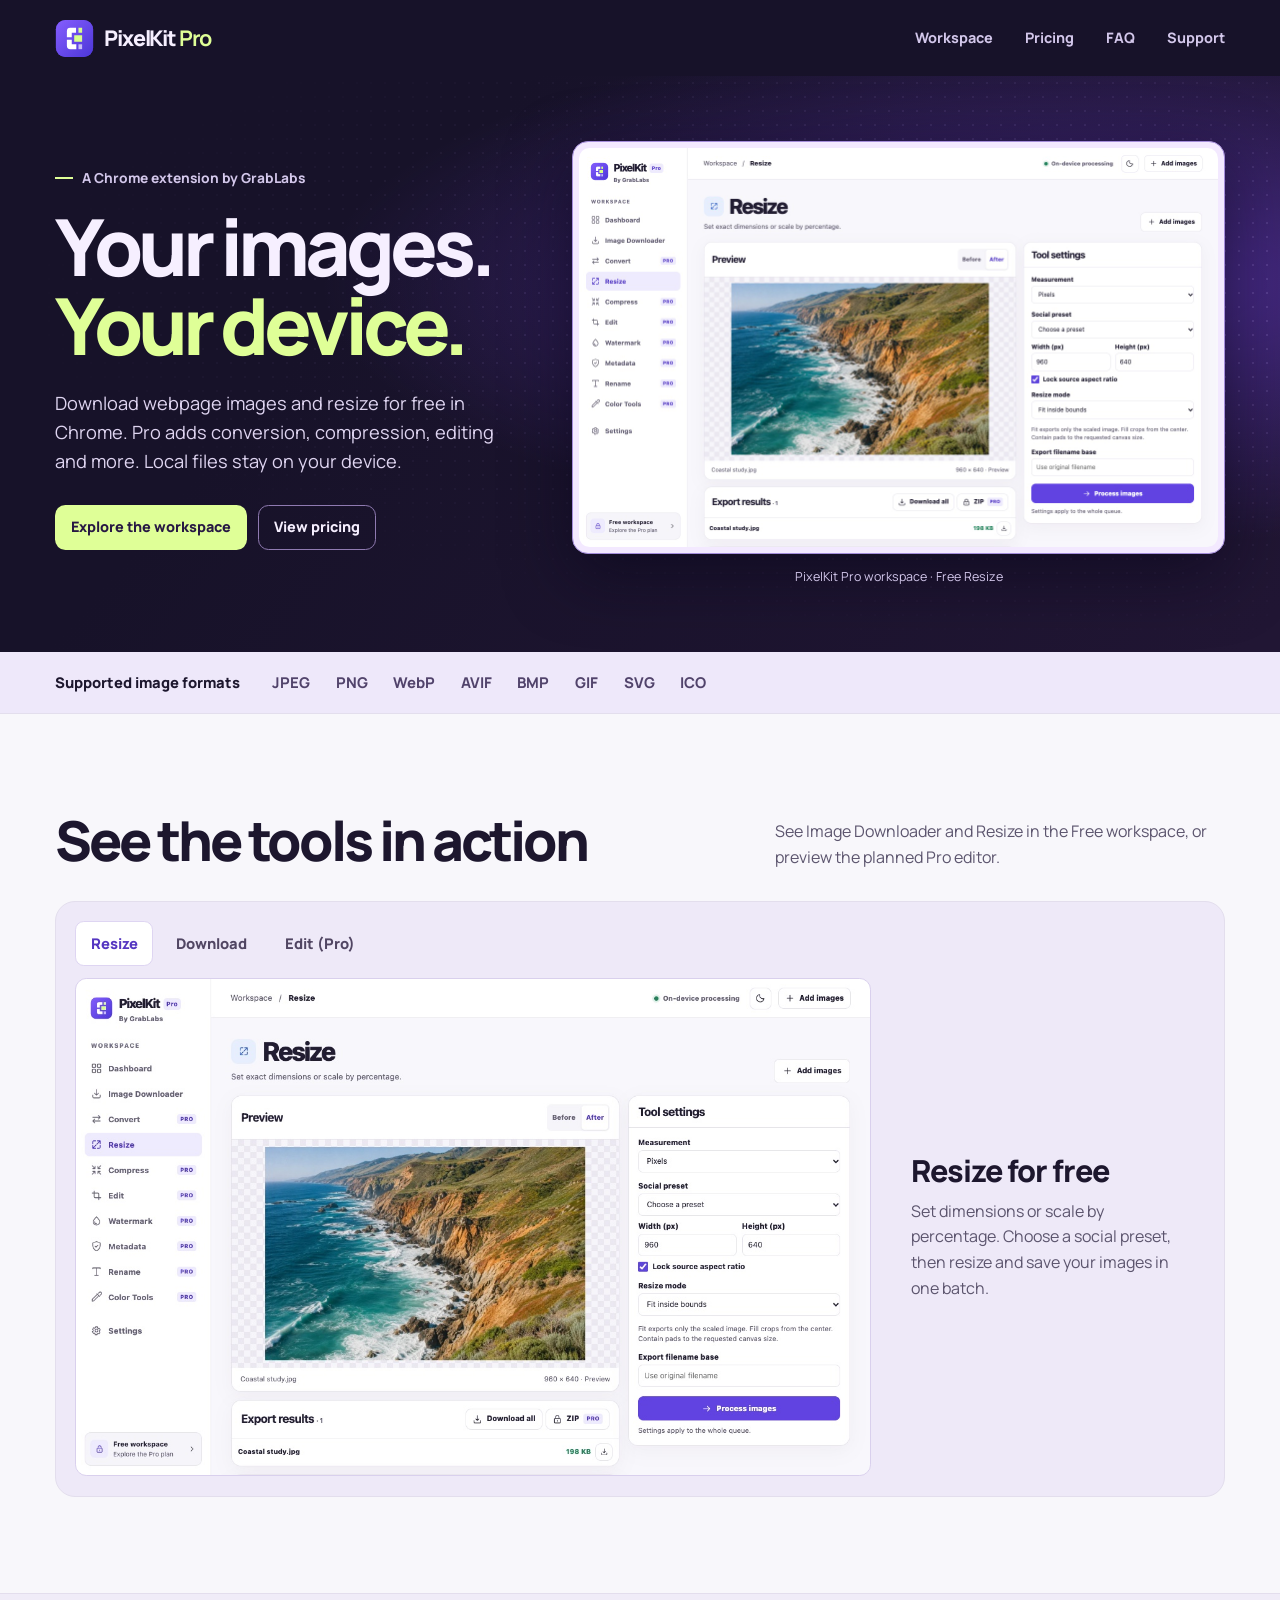
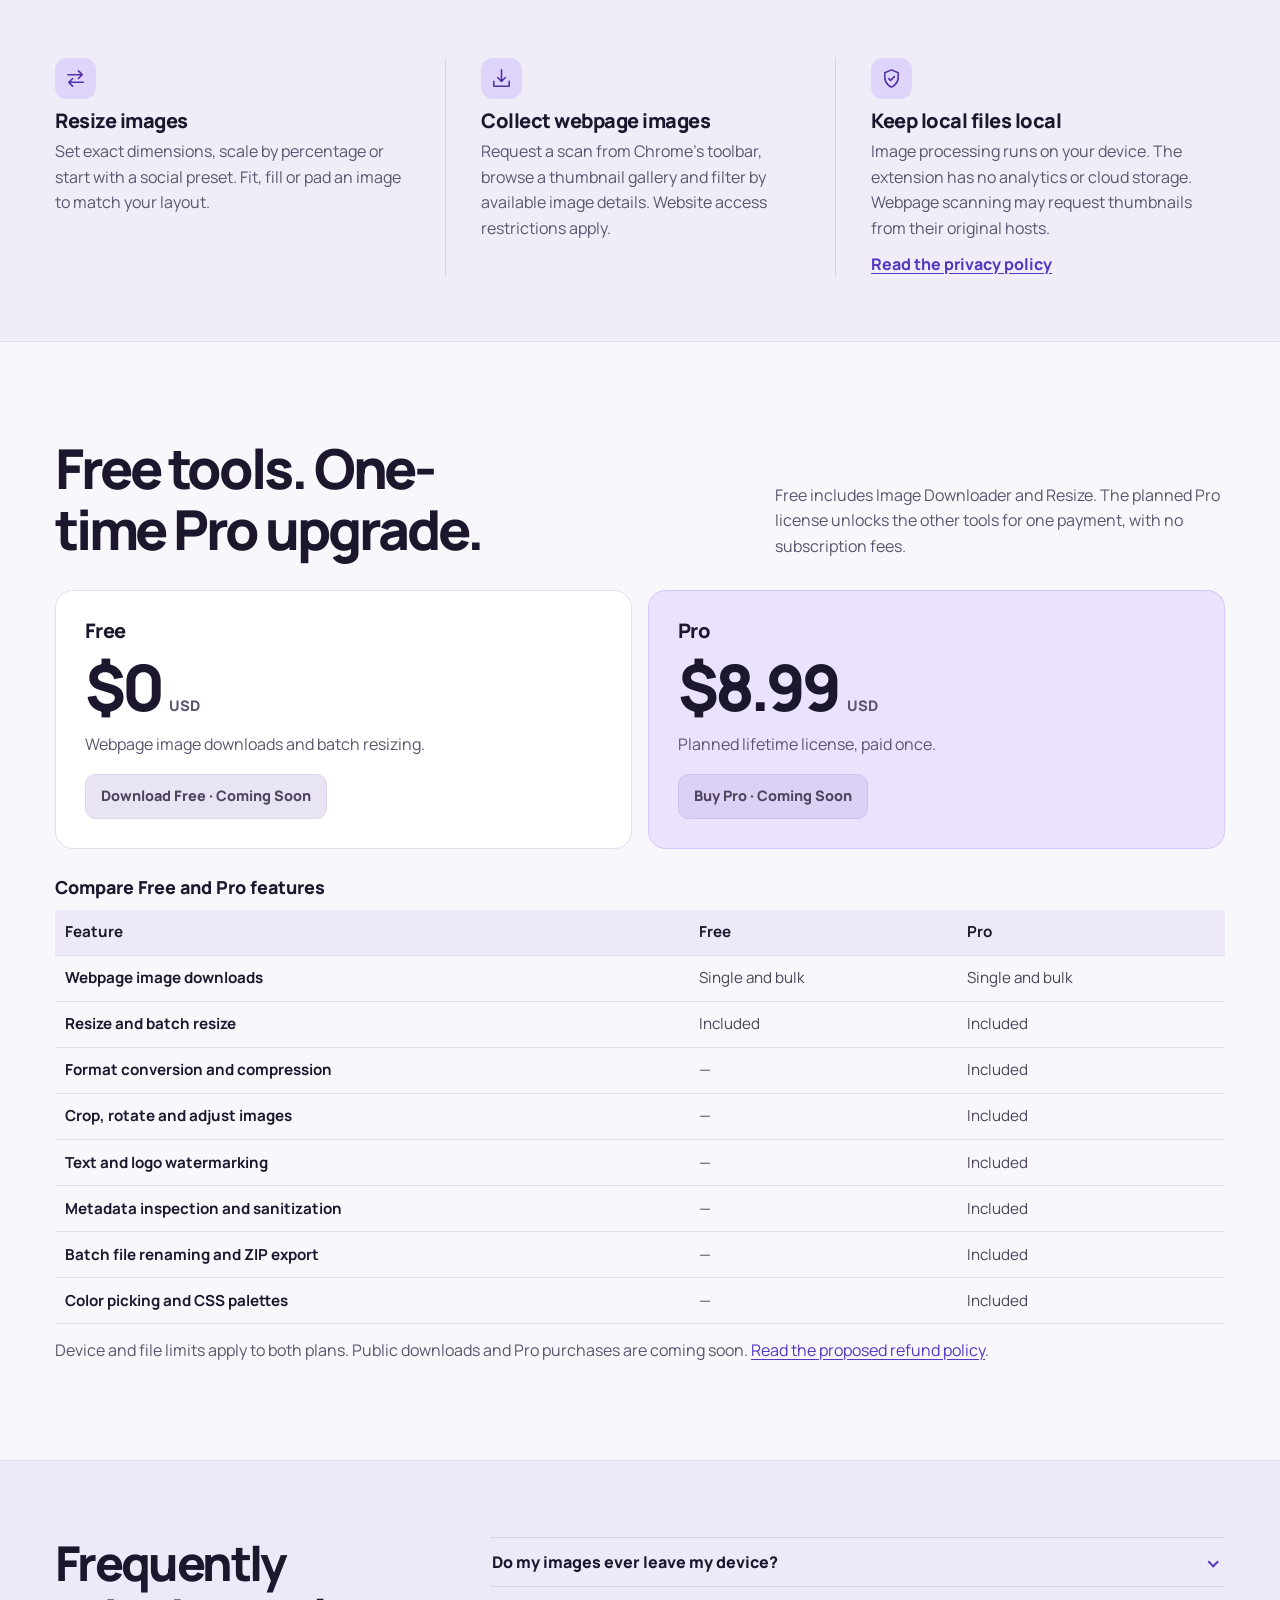
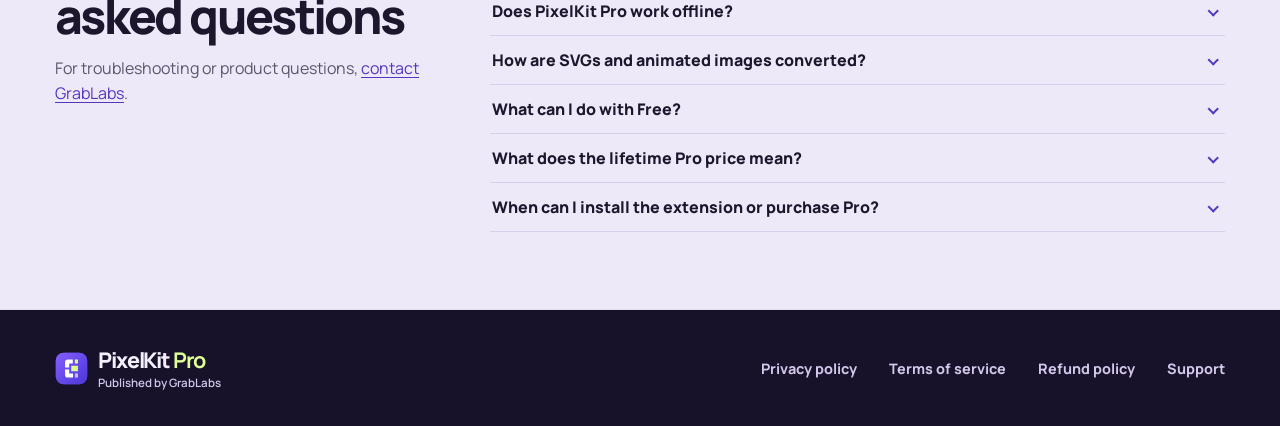
<file: index.html>
<!doctype html>
<html lang="en">
<head>
  <meta charset="utf-8">
  <meta name="viewport" content="width=device-width,initial-scale=1">
  <title>PixelKit Pro | Private image tools for Chrome</title>
  <meta name="description" content="Download webpage images and resize on your device for free. Unlock more image tools with the planned $8.99 lifetime upgrade from GrabLabs.">
  <meta name="author" content="GrabLabs">
  <meta name="theme-color" content="#171229">
  <link rel="canonical" href="https://grab-labs.github.io/pixelkit-website/">
  <meta property="og:site_name" content="PixelKit Pro by GrabLabs">
  <meta property="og:type" content="website">
  <meta property="og:title" content="PixelKit Pro | Private image tools for Chrome">
  <meta property="og:description" content="An image workspace for Chrome that processes your files on your device.">
  <meta property="og:url" content="https://grab-labs.github.io/pixelkit-website/">
  <meta property="og:image" content="https://grab-labs.github.io/pixelkit-website/assets/social-preview.jpg">
  <meta property="og:image:alt" content="PixelKit Pro resizing a coastal photograph in its Chrome workspace">
  <meta name="twitter:card" content="summary_large_image">
  <link rel="icon" type="image/png" sizes="32x32" href="assets/icon32.png">
  <link rel="preload" href="assets/manrope.woff2" as="font" type="font/woff2" crossorigin>
  <link rel="stylesheet" href="styles.css">
  <script src="site.js" defer></script>
</head>
<body>
  <a href="#main" class="skip-link">Skip to content</a>
  <header class="hero-header">
    <div class="wrap masthead">
      <a class="wordmark" href="./" aria-label="PixelKit Pro home"><img src="assets/brand.svg" width="39" height="39" alt=""><span>PixelKit <strong>Pro</strong></span></a>
      <nav aria-label="Main"><a href="#workspace">Workspace</a><a href="#pricing">Pricing</a><a href="#faq">FAQ</a><a href="support.html">Support</a></nav>
    </div>
  </header>
  <main id="main">
    <section class="hero" aria-labelledby="hero-title">
      <div class="wrap hero-layout">
        <div class="hero-copy">
          <p class="eyebrow"><span></span> A Chrome extension by GrabLabs</p>
          <h1 id="hero-title">Your images.<br><em>Your device.</em></h1>
          <p>Download webpage images and resize for free in Chrome. Pro adds conversion, compression, editing and more. Local files stay on your device.</p>
          <div class="actions"><a class="button primary" href="#workspace">Explore the workspace</a><a class="button dark-outline" href="#pricing">View pricing</a></div>
        </div>
        <figure class="hero-figure">
          <div class="hero-frame"><img src="assets/resize.jpg" width="1280" height="800" alt="PixelKit Pro showing a coastal photo resized to 960 by 640 pixels, with preview and download controls." fetchpriority="high"></div>
          <figcaption>PixelKit Pro workspace · Free Resize</figcaption>
        </figure>
      </div>
    </section>
    <section class="format-bar" aria-label="Supported formats">
      <div class="wrap"><span>Supported image formats</span><ul><li>JPEG</li><li>PNG</li><li>WebP</li><li>AVIF</li><li>BMP</li><li>GIF</li><li>SVG</li><li>ICO</li></ul></div>
    </section>
    <section class="wrap section workspace" id="workspace" aria-labelledby="workspace-title">
      <div class="section-intro"><h2 id="workspace-title">See the tools in action</h2><p>See Image Downloader and Resize in the Free workspace, or preview the planned Pro editor.</p></div>
      <div class="demo">
        <div class="demo-buttons" aria-label="Workspace screenshots">
          <button type="button" id="resize-tab" data-demo="resize-demo">Resize</button>
          <button type="button" id="download-tab" data-demo="download-demo">Download</button>
          <button type="button" id="edit-tab" data-demo="edit-demo">Edit (Pro)</button>
        </div>
        <figure class="demo-panel" id="resize-demo">
          <img src="assets/resize.jpg" width="1280" height="800" loading="lazy" decoding="async" alt="Free Resize workspace showing pixel dimensions, aspect ratio controls and the resized export.">
          <figcaption><strong>Resize for free</strong><span>Set dimensions or scale by percentage. Choose a social preset, then resize and save your images in one batch.</span></figcaption>
        </figure>
        <figure class="demo-panel" id="download-demo">
          <img src="assets/downloader.jpg" width="1280" height="800" loading="lazy" decoding="async" alt="Free Image Downloader showing a webpage gallery, image filters and multiple selected images.">
          <figcaption><strong>Download for free</strong><span>Scan a webpage, filter the gallery and save selected images as individual files. Save one or many in the same operation.</span></figcaption>
        </figure>
        <figure class="demo-panel" id="edit-demo">
          <img src="assets/editor.jpg" width="1280" height="800" loading="lazy" decoding="async" alt="Pro editor preview showing draggable crop handles and adjustment sliders.">
          <figcaption><strong>Edit with Pro</strong><span>Preview the planned Pro editor. Drag crop handles, rotate or flip, and adjust brightness, contrast and saturation.</span></figcaption>
        </figure>
      </div>
    </section>
    <section class="feature-band" aria-label="Image workflow">
      <div class="wrap feature-layout">
        <article><div class="feature-symbol" aria-hidden="true"><svg viewBox="0 0 24 24"><path d="M4 8h15m-4-4 4 4-4 4M20 16H5m4-4-4 4 4 4"/></svg></div><h3>Resize images</h3><p>Set exact dimensions, scale by percentage or start with a social preset. Fit, fill or pad an image to match your layout.</p></article>
        <article><div class="feature-symbol" aria-hidden="true"><svg viewBox="0 0 24 24"><path d="M12 3v12m-4-4 4 4 4-4M4 15v5h16v-5"/></svg></div><h3>Collect webpage images</h3><p>Request a scan from Chrome’s toolbar, browse a thumbnail gallery and filter by available image details. Website access restrictions apply.</p></article>
        <article><div class="feature-symbol" aria-hidden="true"><svg viewBox="0 0 24 24"><path d="M12 21s7-3 7-10V6l-7-3-7 3v5c0 7 7 10 7 10Z"/><path d="m9 12 2 2 4-4"/></svg></div><h3>Keep local files local</h3><p>Image processing runs on your device. The extension has no analytics or cloud storage. Webpage scanning may request thumbnails from their original hosts.</p><a href="privacy-policy.html">Read the privacy policy</a></article>
      </div>
    </section>
    <section class="wrap section pricing" id="pricing" aria-labelledby="pricing-title">
      <div class="section-intro"><h2 id="pricing-title">Free tools. One-time Pro upgrade.</h2><p>Free includes Image Downloader and Resize. The planned Pro license unlocks the other tools for one payment, with no subscription fees.</p></div>
      <div class="price-grid">
        <article class="price-card">
          <h3>Free</h3><p class="price">$0 <span>USD</span></p><p>Webpage image downloads and batch resizing.</p>
          <button class="button unavailable" type="button" disabled>Download Free · Coming Soon</button>
        </article>
        <article class="price-card pro-card">
          <h3>Pro</h3><p class="price">$8.99 <span>USD</span></p><p>Planned lifetime license, paid once.</p>
          <button class="button unavailable" type="button" disabled>Buy Pro · Coming Soon</button>
        </article>
      </div>
      <div class="comparison">
        <table>
          <caption>Compare Free and Pro features</caption>
          <thead><tr><th scope="col">Feature</th><th scope="col">Free</th><th scope="col">Pro</th></tr></thead>
          <tbody>
            <tr><th scope="row">Webpage image downloads</th><td>Single and bulk</td><td>Single and bulk</td></tr>
            <tr><th scope="row">Resize and batch resize</th><td>Included</td><td>Included</td></tr>
            <tr><th scope="row">Format conversion and compression</th><td>—</td><td>Included</td></tr>
            <tr><th scope="row">Crop, rotate and adjust images</th><td>—</td><td>Included</td></tr>
            <tr><th scope="row">Text and logo watermarking</th><td>—</td><td>Included</td></tr>
            <tr><th scope="row">Metadata inspection and sanitization</th><td>—</td><td>Included</td></tr>
            <tr><th scope="row">Batch file renaming and ZIP export</th><td>—</td><td>Included</td></tr>
            <tr><th scope="row">Color picking and CSS palettes</th><td>—</td><td>Included</td></tr>
          </tbody>
        </table>
        <p>Device and file limits apply to both plans. Public downloads and Pro purchases are coming soon. <a href="refund-policy.html">Read the proposed refund policy</a>.</p>
      </div>
    </section>
    <section class="faq-band" id="faq" aria-labelledby="faq-title">
      <div class="wrap faq-layout">
        <div><h2 id="faq-title">Frequently asked questions</h2><p>For troubleshooting or product questions, <a href="support.html">contact GrabLabs</a>.</p></div>
        <div class="accordion">
          <details><summary>Do my images ever leave my device?</summary><p>PixelKit Pro processes local files in Chrome without uploading them. If you scan a webpage, Chrome may request thumbnails and selected images from their original hosts. <a href="privacy-policy.html">See the full privacy policy</a>.</p></details>
          <details><summary>Does PixelKit Pro work offline?</summary><p>Resize and the local Pro tools work offline after installation. Scanning and downloading webpage imagery can require access to the page and its image hosts.</p></details>
          <details><summary>How are SVGs and animated images converted?</summary><p>SVG output embeds a raster image. Conversion of animated images exports one still frame. JPEG and BMP are exported with a white background where the source was transparent.</p></details>
          <details><summary>What can I do with Free?</summary><p>Download webpage images individually or in bulk, and resize local images one at a time or in batches. ZIP export and the other image tools require Pro.</p></details>
          <details><summary>What does the lifetime Pro price mean?</summary><p>The planned price is $8.99 USD paid once for a lifetime Pro license, with no recurring subscription fee. Purchase and activation details will be provided when Pro is available.</p></details>
          <details><summary>When can I install the extension or purchase Pro?</summary><p>Both are marked Coming Soon. GrabLabs will add the Chrome Web Store and purchase links when they are available.</p></details>
        </div>
      </div>
    </section>
  </main>
  <footer class="footer"><div class="wrap footer-layout">
    <a class="wordmark" href="./" aria-label="PixelKit Pro home"><img src="assets/brand.svg" width="33" height="33" alt=""><span>PixelKit <strong>Pro</strong><small>Published by GrabLabs</small></span></a>
    <nav aria-label="Footer"><a href="privacy-policy.html">Privacy policy</a><a href="terms.html">Terms of service</a><a href="refund-policy.html">Refund policy</a><a href="support.html">Support</a></nav>
  </div></footer>
</body>
</html>
</file>
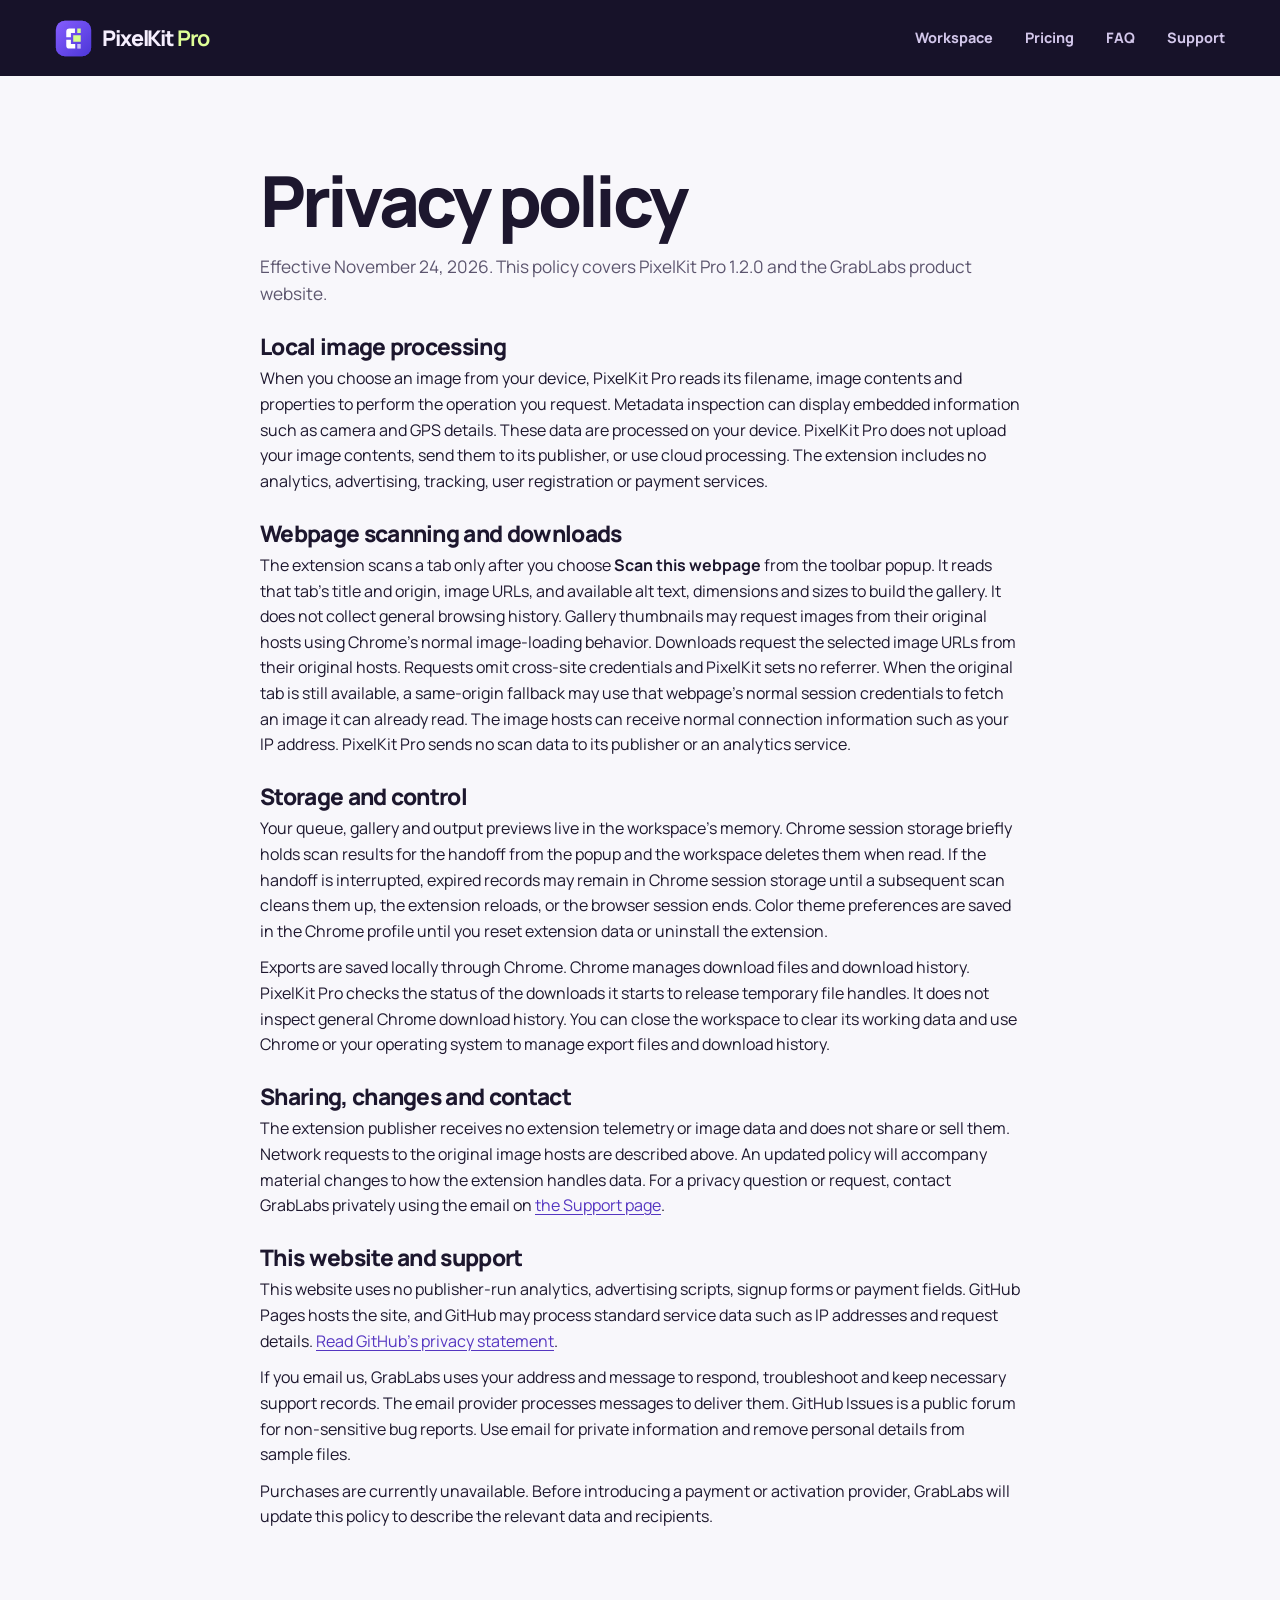
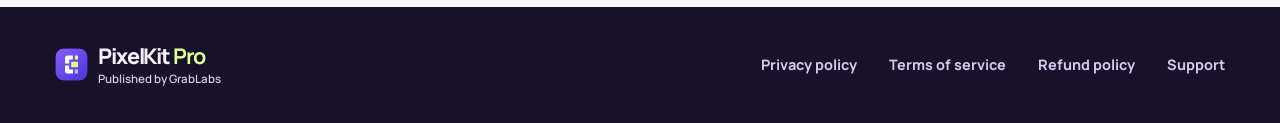
<file: privacy-policy.html>
<!doctype html>
<html lang="en">
<head>
  <meta charset="utf-8">
  <meta name="viewport" content="width=device-width,initial-scale=1">
  <title>Privacy policy | PixelKit Pro</title>
  <meta name="description" content="How GrabLabs handles local images, webpage downloads, site visits and product support.">
  <meta name="author" content="GrabLabs">
  <meta name="theme-color" content="#171229">
  <link rel="canonical" href="https://grab-labs.github.io/pixelkit-website/privacy-policy.html">
  <link rel="icon" type="image/png" sizes="32x32" href="assets/icon32.png">
  <link rel="stylesheet" href="styles.css">
</head>
<body>
  <a href="#main" class="skip-link">Skip to content</a>
  <header class="hero-header"><div class="wrap masthead">
    <a class="wordmark" href="./" aria-label="PixelKit Pro home"><img src="assets/brand.svg" width="37" height="37" alt=""><span>PixelKit <strong>Pro</strong></span></a>
    <nav aria-label="Main"><a href="./#workspace">Workspace</a><a href="./#pricing">Pricing</a><a href="./#faq">FAQ</a><a href="support.html">Support</a></nav>
  </div></header>
  <main id="main" class="doc">
    <h1>Privacy policy</h1>
    <p class="doc-lead">Effective November 24, 2026. This policy covers PixelKit Pro 1.2.0 and the GrabLabs product website.</p>
    <section><h2>Local image processing</h2><p>When you choose an image from your device, PixelKit Pro reads its filename, image contents and properties to perform the operation you request. Metadata inspection can display embedded information such as camera and GPS details. These data are processed on your device. PixelKit Pro does not upload your image contents, send them to its publisher, or use cloud processing. The extension includes no analytics, advertising, tracking, user registration or payment services.</p></section>
    <section><h2>Webpage scanning and downloads</h2><p>The extension scans a tab only after you choose <strong>Scan this webpage</strong> from the toolbar popup. It reads that tab’s title and origin, image URLs, and available alt text, dimensions and sizes to build the gallery. It does not collect general browsing history. Gallery thumbnails may request images from their original hosts using Chrome’s normal image-loading behavior. Downloads request the selected image URLs from their original hosts. Requests omit cross-site credentials and PixelKit sets no referrer. When the original tab is still available, a same-origin fallback may use that webpage’s normal session credentials to fetch an image it can already read. The image hosts can receive normal connection information such as your IP address. PixelKit Pro sends no scan data to its publisher or an analytics service.</p></section>
    <section><h2>Storage and control</h2><p>Your queue, gallery and output previews live in the workspace’s memory. Chrome session storage briefly holds scan results for the handoff from the popup and the workspace deletes them when read. If the handoff is interrupted, expired records may remain in Chrome session storage until a subsequent scan cleans them up, the extension reloads, or the browser session ends. Color theme preferences are saved in the Chrome profile until you reset extension data or uninstall the extension.</p><p>Exports are saved locally through Chrome. Chrome manages download files and download history. PixelKit Pro checks the status of the downloads it starts to release temporary file handles. It does not inspect general Chrome download history. You can close the workspace to clear its working data and use Chrome or your operating system to manage export files and download history.</p></section>
    <section><h2>Sharing, changes and contact</h2><p>The extension publisher receives no extension telemetry or image data and does not share or sell them. Network requests to the original image hosts are described above. An updated policy will accompany material changes to how the extension handles data. For a privacy question or request, contact GrabLabs privately using the email on <a href="support.html#contact">the Support page</a>.</p></section>
    <section><h2>This website and support</h2><p>This website uses no publisher-run analytics, advertising scripts, signup forms or payment fields. GitHub Pages hosts the site, and GitHub may process standard service data such as IP addresses and request details. <a href="https://docs.github.com/en/site-policy/privacy-policies/github-general-privacy-statement">Read GitHub’s privacy statement</a>.</p><p>If you email us, GrabLabs uses your address and message to respond, troubleshoot and keep necessary support records. The email provider processes messages to deliver them. GitHub Issues is a public forum for non-sensitive bug reports. Use email for private information and remove personal details from sample files.</p><p>Purchases are currently unavailable. Before introducing a payment or activation provider, GrabLabs will update this policy to describe the relevant data and recipients.</p></section>
  </main>
  <footer class="footer"><div class="wrap footer-layout">
    <a class="wordmark" href="./" aria-label="PixelKit Pro home"><img src="assets/brand.svg" width="33" height="33" alt=""><span>PixelKit <strong>Pro</strong><small>Published by GrabLabs</small></span></a>
    <nav aria-label="Footer"><a href="privacy-policy.html" aria-current="page">Privacy policy</a><a href="terms.html">Terms of service</a><a href="refund-policy.html">Refund policy</a><a href="support.html">Support</a></nav>
  </div></footer>
</body>
</html>
</file>
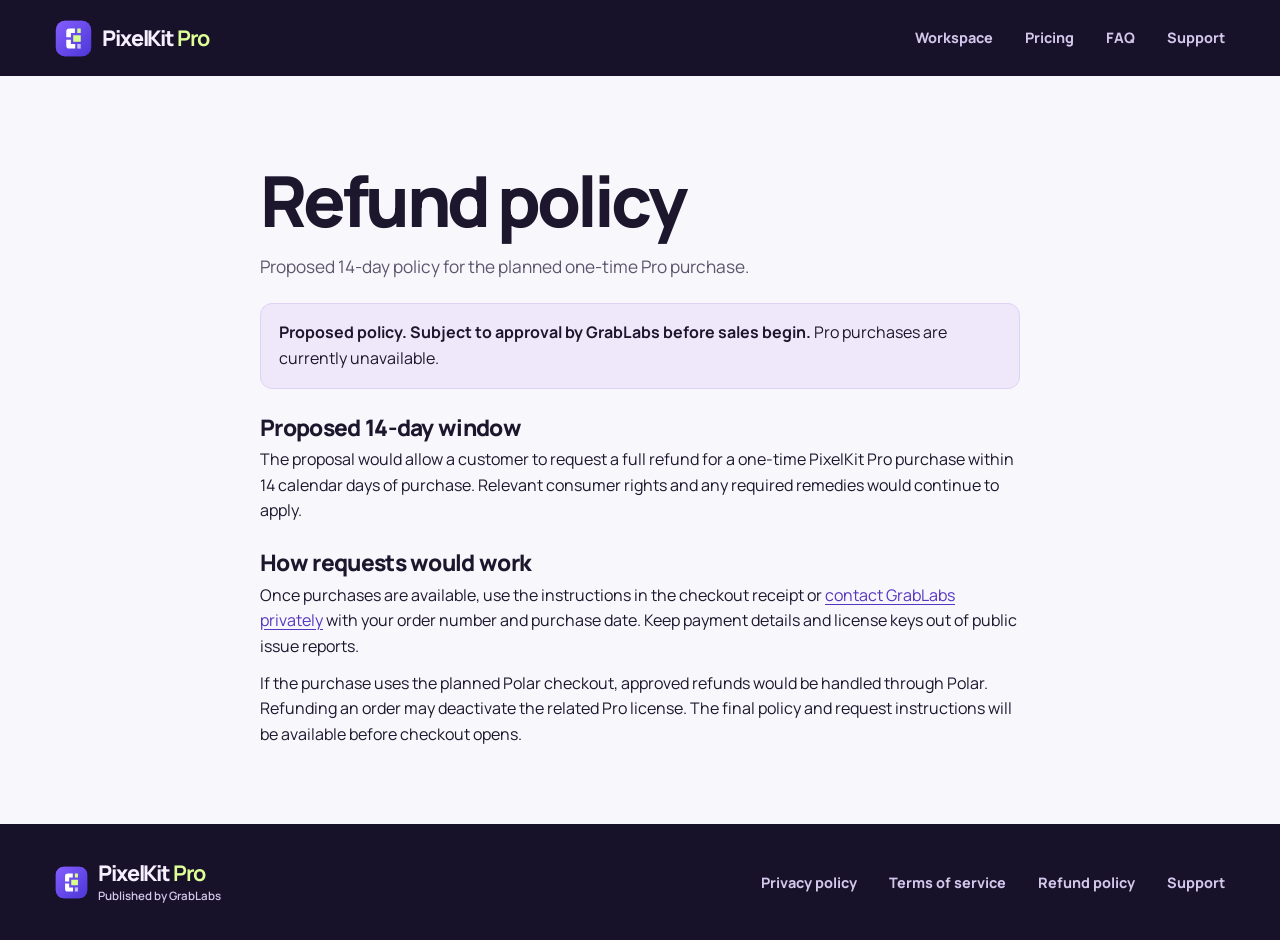
<file: refund-policy.html>
<!doctype html>
<html lang="en">
<head>
  <meta charset="utf-8">
  <meta name="viewport" content="width=device-width,initial-scale=1">
  <title>Refund policy | PixelKit Pro</title>
  <meta name="description" content="GrabLabs’ proposed 14-day PixelKit Pro refund policy and future request process.">
  <meta name="author" content="GrabLabs">
  <meta name="theme-color" content="#171229">
  <link rel="canonical" href="https://grab-labs.github.io/pixelkit-website/refund-policy.html">
  <link rel="icon" type="image/png" sizes="32x32" href="assets/icon32.png">
  <link rel="stylesheet" href="styles.css">
</head>
<body>
  <a href="#main" class="skip-link">Skip to content</a>
  <header class="hero-header"><div class="wrap masthead">
    <a class="wordmark" href="./" aria-label="PixelKit Pro home"><img src="assets/brand.svg" width="37" height="37" alt=""><span>PixelKit <strong>Pro</strong></span></a>
    <nav aria-label="Main"><a href="./#workspace">Workspace</a><a href="./#pricing">Pricing</a><a href="./#faq">FAQ</a><a href="support.html">Support</a></nav>
  </div></header>
  <main id="main" class="doc">
    <h1>Refund policy</h1>
    <p class="doc-lead">Proposed 14-day policy for the planned one-time Pro purchase.</p>
    <p class="callout"><strong>Proposed policy. Subject to approval by GrabLabs before sales begin.</strong> Pro purchases are currently unavailable.</p>
    <section><h2>Proposed 14-day window</h2><p>The proposal would allow a customer to request a full refund for a one-time PixelKit Pro purchase within 14 calendar days of purchase. Relevant consumer rights and any required remedies would continue to apply.</p></section>
    <section><h2>How requests would work</h2><p>Once purchases are available, use the instructions in the checkout receipt or <a href="support.html#contact">contact GrabLabs privately</a> with your order number and purchase date. Keep payment details and license keys out of public issue reports.</p><p>If the purchase uses the planned Polar checkout, approved refunds would be handled through Polar. Refunding an order may deactivate the related Pro license. The final policy and request instructions will be available before checkout opens.</p></section>
  </main>
  <footer class="footer"><div class="wrap footer-layout">
    <a class="wordmark" href="./" aria-label="PixelKit Pro home"><img src="assets/brand.svg" width="33" height="33" alt=""><span>PixelKit <strong>Pro</strong><small>Published by GrabLabs</small></span></a>
    <nav aria-label="Footer"><a href="privacy-policy.html">Privacy policy</a><a href="terms.html">Terms of service</a><a href="refund-policy.html" aria-current="page">Refund policy</a><a href="support.html">Support</a></nav>
  </div></footer>
</body>
</html>
</file>
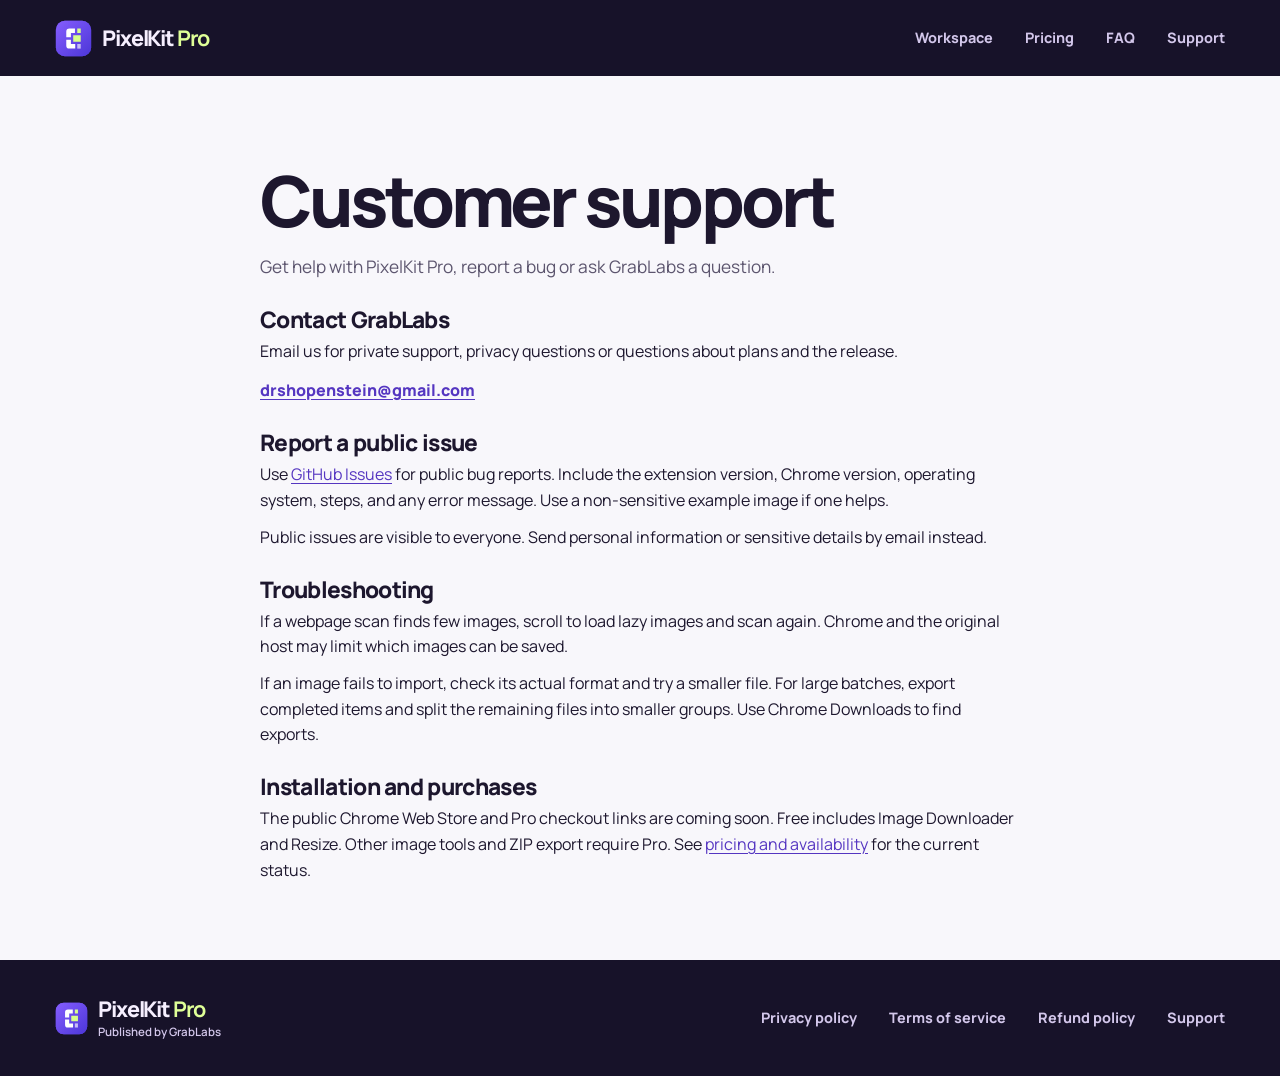
<file: support.html>
<!doctype html>
<html lang="en">
<head>
  <meta charset="utf-8">
  <meta name="viewport" content="width=device-width,initial-scale=1">
  <title>Customer support | PixelKit Pro</title>
  <meta name="description" content="Contact GrabLabs for PixelKit Pro support, privacy questions and troubleshooting.">
  <meta name="author" content="GrabLabs">
  <meta name="theme-color" content="#171229">
  <link rel="canonical" href="https://grab-labs.github.io/pixelkit-website/support.html">
  <link rel="icon" type="image/png" sizes="32x32" href="assets/icon32.png">
  <link rel="stylesheet" href="styles.css">
</head>
<body>
  <a href="#main" class="skip-link">Skip to content</a>
  <header class="hero-header"><div class="wrap masthead">
    <a class="wordmark" href="./" aria-label="PixelKit Pro home"><img src="assets/brand.svg" width="37" height="37" alt=""><span>PixelKit <strong>Pro</strong></span></a>
    <nav aria-label="Main"><a href="./#workspace">Workspace</a><a href="./#pricing">Pricing</a><a href="./#faq">FAQ</a><a href="support.html">Support</a></nav>
  </div></header>
  <main id="main" class="doc">
    <h1>Customer support</h1>
    <p class="doc-lead">Get help with PixelKit Pro, report a bug or ask GrabLabs a question.</p>
    <section id="contact"><h2>Contact GrabLabs</h2>
    <p>Email us for private support, privacy questions or questions about plans and the release.</p>
    <address class="contact-links"><a href="mailto:drshopenstein@gmail.com">drshopenstein@gmail.com</a></address>
    </section>
    <section><h2>Report a public issue</h2><p>Use <a href="https://github.com/Grab-Labs/pixelkit-website/issues">GitHub Issues</a> for public bug reports. Include the extension version, Chrome version, operating system, steps, and any error message. Use a non-sensitive example image if one helps.</p><p>Public issues are visible to everyone. Send personal information or sensitive details by email instead.</p></section>
    <section><h2>Troubleshooting</h2><p>If a webpage scan finds few images, scroll to load lazy images and scan again. Chrome and the original host may limit which images can be saved.</p><p>If an image fails to import, check its actual format and try a smaller file. For large batches, export completed items and split the remaining files into smaller groups. Use Chrome Downloads to find exports.</p></section>
    <section><h2>Installation and purchases</h2><p>The public Chrome Web Store and Pro checkout links are coming soon. Free includes Image Downloader and Resize. Other image tools and ZIP export require Pro. See <a href="./#pricing">pricing and availability</a> for the current status.</p></section>
  </main>
  <footer class="footer"><div class="wrap footer-layout">
    <a class="wordmark" href="./" aria-label="PixelKit Pro home"><img src="assets/brand.svg" width="33" height="33" alt=""><span>PixelKit <strong>Pro</strong><small>Published by GrabLabs</small></span></a>
    <nav aria-label="Footer"><a href="privacy-policy.html">Privacy policy</a><a href="terms.html">Terms of service</a><a href="refund-policy.html">Refund policy</a><a href="support.html" aria-current="page">Support</a></nav>
  </div></footer>
</body>
</html>
</file>
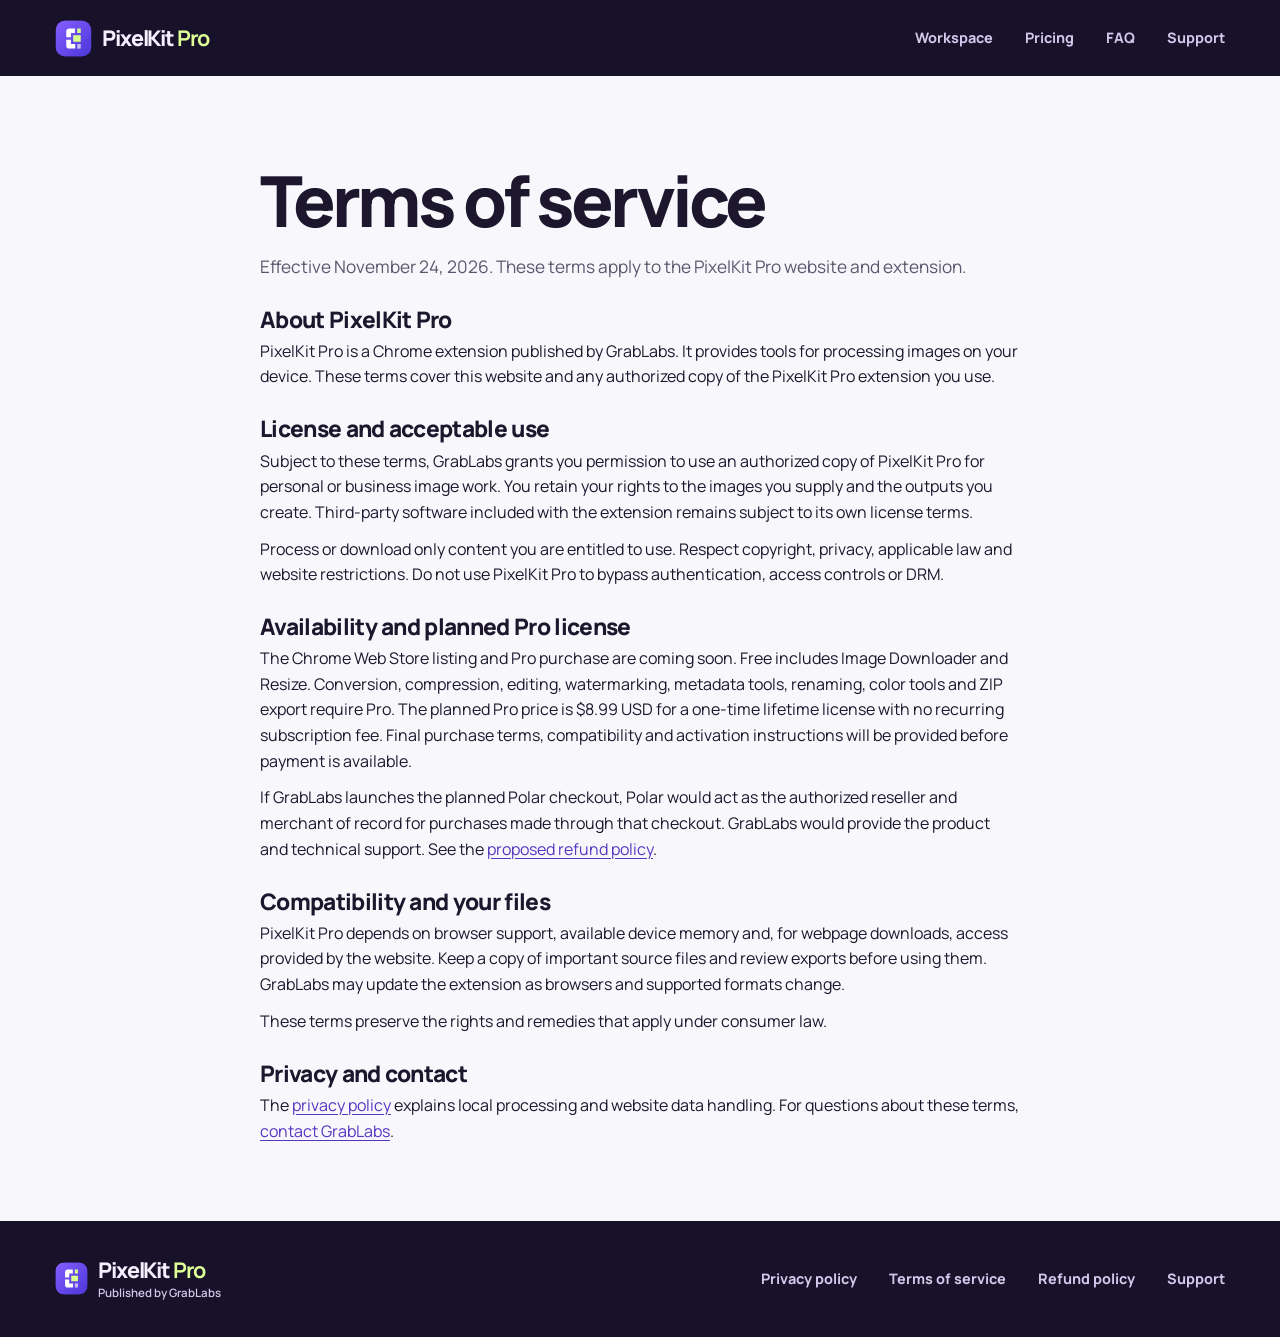
<file: terms.html>
<!doctype html>
<html lang="en">
<head>
  <meta charset="utf-8">
  <meta name="viewport" content="width=device-width,initial-scale=1">
  <title>Terms of service | PixelKit Pro</title>
  <meta name="description" content="Terms for using the PixelKit Pro website and Chrome extension from GrabLabs.">
  <meta name="author" content="GrabLabs">
  <meta name="theme-color" content="#171229">
  <link rel="canonical" href="https://grab-labs.github.io/pixelkit-website/terms.html">
  <link rel="icon" type="image/png" sizes="32x32" href="assets/icon32.png">
  <link rel="stylesheet" href="styles.css">
</head>
<body>
  <a href="#main" class="skip-link">Skip to content</a>
  <header class="hero-header"><div class="wrap masthead">
    <a class="wordmark" href="./" aria-label="PixelKit Pro home"><img src="assets/brand.svg" width="37" height="37" alt=""><span>PixelKit <strong>Pro</strong></span></a>
    <nav aria-label="Main"><a href="./#workspace">Workspace</a><a href="./#pricing">Pricing</a><a href="./#faq">FAQ</a><a href="support.html">Support</a></nav>
  </div></header>
  <main id="main" class="doc">
    <h1>Terms of service</h1>
    <p class="doc-lead">Effective November 24, 2026. These terms apply to the PixelKit Pro website and extension.</p>
    <section><h2>About PixelKit Pro</h2><p>PixelKit Pro is a Chrome extension published by GrabLabs. It provides tools for processing images on your device. These terms cover this website and any authorized copy of the PixelKit Pro extension you use.</p></section>
    <section><h2>License and acceptable use</h2><p>Subject to these terms, GrabLabs grants you permission to use an authorized copy of PixelKit Pro for personal or business image work. You retain your rights to the images you supply and the outputs you create. Third-party software included with the extension remains subject to its own license terms.</p><p>Process or download only content you are entitled to use. Respect copyright, privacy, applicable law and website restrictions. Do not use PixelKit Pro to bypass authentication, access controls or DRM.</p></section>
    <section><h2>Availability and planned Pro license</h2><p>The Chrome Web Store listing and Pro purchase are coming soon. Free includes Image Downloader and Resize. Conversion, compression, editing, watermarking, metadata tools, renaming, color tools and ZIP export require Pro. The planned Pro price is $8.99 USD for a one-time lifetime license with no recurring subscription fee. Final purchase terms, compatibility and activation instructions will be provided before payment is available.</p><p>If GrabLabs launches the planned Polar checkout, Polar would act as the authorized reseller and merchant of record for purchases made through that checkout. GrabLabs would provide the product and technical support. See the <a href="refund-policy.html">proposed refund policy</a>.</p></section>
    <section><h2>Compatibility and your files</h2><p>PixelKit Pro depends on browser support, available device memory and, for webpage downloads, access provided by the website. Keep a copy of important source files and review exports before using them. GrabLabs may update the extension as browsers and supported formats change.</p><p>These terms preserve the rights and remedies that apply under consumer law.</p></section>
    <section><h2>Privacy and contact</h2><p>The <a href="privacy-policy.html">privacy policy</a> explains local processing and website data handling. For questions about these terms, <a href="support.html#contact">contact GrabLabs</a>.</p></section>
  </main>
  <footer class="footer"><div class="wrap footer-layout">
    <a class="wordmark" href="./" aria-label="PixelKit Pro home"><img src="assets/brand.svg" width="33" height="33" alt=""><span>PixelKit <strong>Pro</strong><small>Published by GrabLabs</small></span></a>
    <nav aria-label="Footer"><a href="privacy-policy.html">Privacy policy</a><a href="terms.html" aria-current="page">Terms of service</a><a href="refund-policy.html">Refund policy</a><a href="support.html">Support</a></nav>
  </div></footer>
</body>
</html>
</file>
<file: styles.css>
@font-face {
  font-family: Manrope;
  src: url("assets/manrope.woff2") format("woff2");
  font-weight: 200 800;
  font-display: swap;
}
:root {
  color-scheme: light;
  --ink: #1d172e;
  --muted: #5c556e;
  --purple: #5536c1;
  --light: #f8f7fb;
  --border: #e3deed;
  --night: #171229;
  --night-text: #f6efff;
  --subdued: #d3c7eb;
  --lime: #dfff97;
  font: 400 100%/1.6 Manrope, system-ui, sans-serif;
  color: var(--ink);
  background: var(--light);
}
*, *::before, *::after { box-sizing: border-box; }
[hidden] { display: none !important; }
body { margin: 0; }
a { color: var(--purple); text-underline-offset: .18em; }
a:hover { text-decoration-thickness: .15em; }
a:focus-visible, button:focus-visible, summary:focus-visible { outline: 3px solid #795ae1; outline-offset: 4px; }
h1, h2, h3, p, figure { margin: 0; }
h1, h2, h3 { font-weight: 800; line-height: 1.1; }
h1, h2 { letter-spacing: -.055em; }
h2 { font-size: clamp(2rem, 4.3vw, 3.45rem); text-wrap: balance; }
h3 { letter-spacing: -.025em; font-size: 1.25rem; }
img { display: block; max-width: 100%; height: auto; }
button { font: inherit; }
.wrap { width: min(calc(100% - 3rem), 1170px); margin-inline: auto; }
.skip-link { position: fixed; z-index: 10; top: 1rem; left: 1rem; padding: .6rem 1rem; border-radius: .5rem; background: white; transform: translateY(-200%); }
.skip-link:focus { transform: none; }
.hero-header, .footer { color: var(--night-text); background: var(--night); }
.masthead { min-height: 76px; display: flex; align-items: center; justify-content: space-between; gap: 1rem; }
.wordmark { display: inline-flex; align-items: center; gap: .65rem; color: inherit; text-decoration: none; font-weight: 800; font-size: 1.35rem; line-height: 1; letter-spacing: -.055em; white-space: nowrap; }
.wordmark strong { color: var(--lime); }
.wordmark small { display: block; font-size: .72rem; font-weight: 600; color: var(--subdued); letter-spacing: 0; margin-top: .4rem; }
.masthead nav, .footer nav { display: flex; flex-wrap: wrap; gap: .75rem clamp(.8rem, 3vw, 2rem); }
.masthead nav a, .footer nav a { color: var(--subdued); font-size: .9rem; font-weight: 750; text-decoration: none; }
.masthead nav a:hover, .footer nav a:hover { color: white; text-decoration: underline; }
.hero { position: relative; isolation: isolate; overflow: hidden; color: var(--night-text); background: radial-gradient(ellipse at 86% 36%, #492b8c 0%, transparent 50%), linear-gradient(130deg,#171229 30%,#211634 98%); }
.hero::before { content:""; position: absolute; inset: 0; z-index: -1; background-image: radial-gradient(#cab1ff 1px,transparent 1px); background-size: 14px 14px; opacity: .19; mask-image: radial-gradient(ellipse at 85% 39%, #000, transparent 70%); }
.hero-layout { display: grid; grid-template-columns: minmax(0,.82fr) minmax(0,1.18fr); gap: clamp(1.5rem,5vw,4.25rem); align-items: center; min-height: 535px; padding-block: 3.4rem 4.1rem; }
.eyebrow { display: flex; gap: .55rem; align-items: center; color: var(--subdued); font-size: .86rem; font-weight: 750; margin-bottom: 1.1rem; }
.eyebrow span { width: 18px; height: 2px; background: var(--lime); }
.hero h1 { font-size: clamp(2.9rem,6.15vw,5rem); line-height: 1.01; letter-spacing: -.065em; }
.hero h1 em { color: var(--lime); font-style: normal; }
.hero-copy > p:not(.eyebrow) { max-width: 41ch; color: #ded4f0; margin: 1.45rem 0 1.75rem; font-size: clamp(1rem,1.8vw,1.14rem); }
.actions { display: flex; gap: .7rem; flex-wrap: wrap; }
.button { display: inline-flex; min-height: 45px; align-items: center; justify-content: center; text-align: center; gap: .45rem; padding: .57rem .94rem; border: 1px solid transparent; border-radius: .65rem; color: inherit; font-size: .9rem; font-weight: 800; line-height: 1.3; text-decoration: none; }
.button.primary { color: #271843; background: var(--lime); }
.button.primary:hover { background: #ecffbd; }
.button.dark-outline { border-color: #8f7ab1; color: var(--night-text); }
.button.dark-outline:hover { background: #3a2b54; }
.hero-figure { padding-top: .65rem; }
.hero-frame { border: 1px solid #a48dda; background: #f3e9ff; padding: 6px; border-radius: 1rem; box-shadow: 0 20px 64px #0a071c96; }
.hero-frame img { border-radius: .65rem; }
.hero-figure figcaption { text-align: center; color: var(--subdued); font-size: .78rem; margin-top: .8rem; }
.format-bar { background: #eee8fa; border-bottom: 1px solid var(--border); }
.format-bar .wrap, .format-bar ul { display: flex; flex-wrap: wrap; align-items: center; }
.format-bar .wrap { gap: .45rem 2rem; padding-block: 1.15rem; }
.format-bar span { font-size: .92rem; font-weight: 800; }
.format-bar ul { list-style: none; margin: 0; padding: 0; gap: .35rem clamp(.8rem, 2vw, 1.8rem); font-weight: 750; font-size: .93rem; color: #51436b; }
.section { padding-block: clamp(3rem,7.5vw,6.6rem); }
.section-intro { margin-bottom: 1.9rem; display: grid; grid-template-columns: 1fr minmax(18rem,.66fr); align-items: end; gap: 1rem 2.4rem; }
.section-intro p, .feature-layout p, .faq-layout p { color: var(--muted); }
.demo { padding: clamp(.7rem,2vw,1.2rem); background: #eee9f8; border: 1px solid var(--border); border-radius: 1.25rem; }
.demo-buttons { display: none; gap: .46rem; flex-wrap: wrap; margin-bottom: .8rem; }
.demo[data-enhanced] .demo-buttons { display: flex; }
.demo-buttons button { border: 1px solid transparent; padding: .6rem .9rem; border-radius: .55rem; background: transparent; color: #514663; font-weight: 800; font-size: .92rem; cursor: pointer; }
.demo-buttons button[aria-selected="true"] { background: white; border-color: #ded5f2; color: var(--purple); }
.demo-buttons button:hover { background: #f9f7fd; }
.demo-panel { display: grid; grid-template-columns: minmax(0,2.5fr) minmax(0,1fr); gap: 1rem; min-height: 0; }
.demo-panel + .demo-panel { margin-top: 1rem; }
.demo[data-enhanced] .demo-panel { margin-top: 0; }
.demo-panel img { width: 100%; border: 1px solid #d9d0ed; border-radius: .72rem; }
.demo-panel figcaption { align-self: center; padding: clamp(.3rem,2vw,1.55rem); }
.demo-panel figcaption strong, .demo-panel figcaption span { display: block; }
.demo-panel figcaption strong { font-weight: 800; line-height: 1.15; letter-spacing: -.035em; font-size: clamp(1.2rem,2.4vw,1.9rem); margin-bottom: .65rem; }
.demo-panel figcaption span { color: var(--muted); }
.feature-band { background: #f0ecf8; border-block: 1px solid var(--border); }
.feature-layout { display: grid; grid-template-columns: repeat(3,1fr); padding-block: clamp(2.3rem,5vw,4rem); }
.feature-layout article { padding-inline: clamp(.6rem,3vw,2.2rem); }
.feature-layout article:first-child { padding-left: 0; }
.feature-layout article:last-child { padding-right: 0; }
.feature-layout article + article { border-left: 1px solid #dcd2ee; }
.feature-layout h3 { margin: .72rem 0 .45rem; }
.feature-layout a { display: inline-block; margin-top: .63rem; font-weight: 750; }
.feature-symbol { display: grid; place-items: center; width: 41px; height: 41px; border-radius: .75rem; color: #5232a6; background: #dfd4f9; }
.feature-symbol svg { width: 23px; height: 23px; stroke: currentColor; fill: none; stroke-linecap: round; stroke-linejoin: round; stroke-width: 1.65; }
.price-grid { display: grid; grid-template-columns: repeat(2,1fr); gap: 1rem; }
.price-card { background: #fff; border: 1px solid var(--border); border-radius: 1.1rem; padding: clamp(1rem,3vw,1.8rem); }
.pro-card { background: #ebe3fd; border-color: #d6c6fa; }
.price-card > p:not(.price) { color: var(--muted); }
.price { font-size: clamp(2.4rem,5.4vw,4rem); font-weight: 800; line-height: 1.24; letter-spacing: -.065em; margin: .35rem 0; }
.price span { font-size: .91rem; color: var(--muted); letter-spacing: normal; }
.unavailable { background: #e9e4f3; border-color: #ded6ed; color: #4f435e; cursor: not-allowed; margin-top: 1rem; }
.pro-card .unavailable { background: #dcd0f5; border-color: #d2c0ef; }
.comparison { margin-top: 1.55rem; }
.comparison table { width: 100%; border-collapse: collapse; text-align: left; font-size: .95rem; }
.comparison caption { font-weight: 800; font-size: 1.12rem; text-align: left; margin-bottom: .48rem; }
.comparison th, .comparison td { border-bottom: 1px solid var(--border); padding: .65rem .6rem; vertical-align: top; }
.comparison thead { background: #eee9f8; }
.comparison tbody th { font-weight: 700; }
.comparison td { color: #4b4458; }
.comparison p { margin-top: .85rem; color: var(--muted); }
.faq-band { padding-block: clamp(2.6rem,6vw,5.5rem); background: #eee9f8; border-block: 1px solid var(--border); }
.faq-layout { display: grid; grid-template-columns: minmax(0,.68fr) minmax(0,1.32fr); gap: 2rem 3.5rem; }
.faq-layout h2 { font-size: clamp(2rem,3.9vw,3rem); }
.faq-layout > div > p { margin-top: .8rem; }
details { border-bottom: 1px solid #d9cfea; }
details:first-child { border-top: 1px solid #d9cfea; }
summary { min-height: 48px; display: flex; align-items: center; justify-content: space-between; gap: .8rem; padding: .65rem .15rem; list-style: none; cursor: pointer; font-weight: 800; }
summary::-webkit-details-marker { display: none; }
summary::after { content:""; width: .53rem; height: .53rem; border-bottom: 2px solid var(--purple); border-right: 2px solid var(--purple); transform: rotate(45deg); flex: none; margin-right: .3rem; }
details[open] summary::after { transform: rotate(225deg); }
details p { padding: .15rem .25rem 1rem .15rem; }
.footer-layout { min-height: 116px; display: flex; align-items: center; justify-content: space-between; gap: 1.15rem 2rem; padding-block: 1.1rem; }
.doc { width: min(calc(100% - 3rem), 760px); margin-inline: auto; padding-block: clamp(2.2rem,6vw,5rem); }
.doc h1 { font-size: clamp(2.6rem,7vw,4.4rem); text-wrap: balance; margin: .6rem 0 .8rem; }
.doc-lead { font-size: 1.08rem; color: var(--muted); }
.doc section { margin-top: 1.65rem; }
.doc h2 { margin-bottom: .45rem; font-size: 1.42rem; letter-spacing: -.03em; }
.doc p + p { margin-top: .7rem; }
.doc address { font-style: normal; overflow-wrap: anywhere; }
.doc .callout { padding: 1rem 1.1rem; background: #eee8fa; border: 1px solid #ded3f6; border-radius: .75rem; margin-block: 1.45rem; }
.doc .contact-links { display: flex; flex-wrap: wrap; gap: .65rem 1.1rem; margin-top: .85rem; font-weight: 800; }
.doc ul { padding-left: 1.35rem; }
.doc li + li { margin-top: .45rem; }
@media (max-width: 850px) {
  .hero-layout { grid-template-columns: 1fr; padding-block: 2.6rem; gap: 1.5rem; }
  .hero h1 { font-size: clamp(3.2rem,10vw,5.6rem); }
  .hero-figure { max-width: 720px; }
  .section-intro, .faq-layout { grid-template-columns: 1fr; align-items: start; }
  .section-intro p { max-width: 64ch; }
}
@media (max-width: 600px) {
  .wrap, .doc { width: calc(100% - 2rem); }
  .masthead { align-items: flex-start; flex-direction: column; padding-block: .75rem 1rem; }
  .masthead nav { gap: .4rem 1.15rem; }
  .hero-layout { padding-top: 1.8rem; }
  .hero-copy > p:not(.eyebrow) { margin-block: 1rem 1.3rem; }
  .demo-panel { grid-template-columns: 1fr; gap: .3rem; }
  .demo-buttons { gap: .2rem; }
  .demo-buttons button { padding: .55rem .57rem; font-size: .84rem; }
  .feature-layout { grid-template-columns: 1fr; gap: 1.15rem; }
  .feature-layout article { padding: 0; }
  .feature-layout article + article { border-left: 0; border-top: 1px solid #dcd2ee; padding-top: 1.15rem; }
  .price-grid { grid-template-columns: 1fr; gap: .7rem; }
  .comparison th, .comparison td { padding: .55rem .36rem; font-size: .86rem; }
  .footer-layout { align-items: flex-start; flex-direction: column; }
  .footer nav { gap: .65rem 1rem; }
}
</file>
